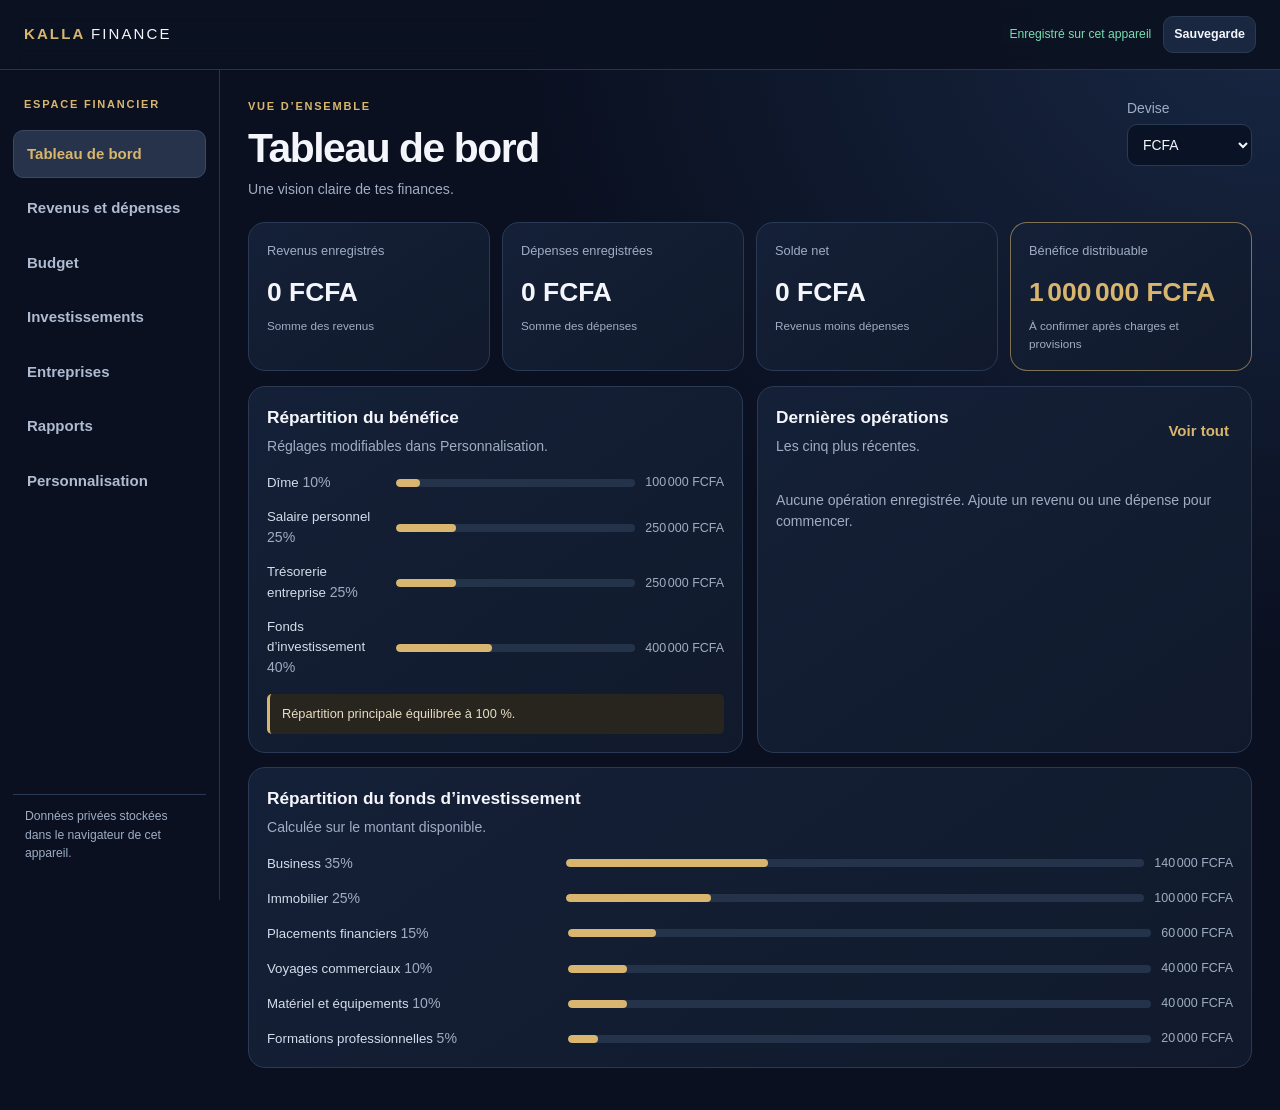
<file: index.html>
<!doctype html>
<html lang="fr">
<head>
<meta charset="utf-8">
<meta name="viewport" content="width=device-width, initial-scale=1, viewport-fit=cover">
<meta name="theme-color" content="#0b1020">
<meta name="apple-mobile-web-app-capable" content="yes">
<meta name="apple-mobile-web-app-title" content="KALLA Finance">
<title>KALLA Finance — Gestionnaire financier</title>
<link rel="stylesheet" href="styles.css">
<link rel="manifest" href="manifest.webmanifest">
<link rel="apple-touch-icon" href="icon-192.png">
</head>
<body>
<header class="topbar">
  <a class="brand" href="index.html">KALLA <span>FINANCE</span></a>
  <div class="top-actions"><span id="saveState" class="save-state">Enregistré sur cet appareil</span><button class="icon-btn" id="exportAll" title="Exporter une sauvegarde">Sauvegarde</button></div>
</header>
<div class="shell">
<aside class="sidebar">
  <p class="nav-caption">ESPACE FINANCIER</p>
  <button class="nav active" data-page="dashboard">Tableau de bord</button>
  <button class="nav" data-page="transactions">Revenus et dépenses</button>
  <button class="nav" data-page="budget">Budget</button>
  <button class="nav" data-page="invest">Investissements</button>
  <button class="nav" data-page="business">Entreprises</button>
  <button class="nav" data-page="reports">Rapports</button>
  <button class="nav" data-page="settings">Personnalisation</button>
  <div class="sidebar-note">Données privées stockées dans le navigateur de cet appareil.</div>
</aside>
<main>
<section class="page active" id="page-dashboard">
  <div class="page-head"><div><p class="eyebrow">VUE D’ENSEMBLE</p><h1>Tableau de bord</h1><p class="sub">Une vision claire de tes finances.</p></div><label class="currency-wrap">Devise<select id="currency"><option>FCFA</option><option>EUR</option><option>RMB</option><option>USD</option></select></label></div>
  <div class="stats">
    <article class="stat"><span>Revenus enregistrés</span><strong id="statIncome">0 FCFA</strong><small>Somme des revenus</small></article>
    <article class="stat"><span>Dépenses enregistrées</span><strong id="statExpense">0 FCFA</strong><small>Somme des dépenses</small></article>
    <article class="stat"><span>Solde net</span><strong id="statNet">0 FCFA</strong><small>Revenus moins dépenses</small></article>
    <article class="stat accent"><span>Bénéfice distribuable</span><strong id="statProfit">0 FCFA</strong><small>À confirmer après charges et provisions</small></article>
  </div>
  <div class="two-col">
    <article class="panel"><div class="panel-head"><div><h2>Répartition du bénéfice</h2><p class="sub">Réglages modifiables dans Personnalisation.</p></div></div><div id="allocationChart" class="bar-list"></div><div id="allocationNote" class="notice"></div></article>
    <article class="panel"><div class="panel-head"><div><h2>Dernières opérations</h2><p class="sub">Les cinq plus récentes.</p></div><button class="text-btn" data-goto="transactions">Voir tout</button></div><div id="recentList" class="operation-list"></div></article>
  </div>
  <article class="panel"><div class="panel-head"><div><h2>Répartition du fonds d’investissement</h2><p class="sub">Calculée sur le montant disponible.</p></div></div><div id="investChart" class="bar-list"></div></article>
</section>

<section class="page" id="page-transactions">
  <div class="page-head"><div><p class="eyebrow">MOUVEMENTS</p><h1>Revenus et dépenses</h1><p class="sub">Enregistre les opérations et garde une trace de tes mouvements.</p></div></div>
  <article class="panel">
    <h2>Ajouter une opération</h2>
    <form id="transactionForm" class="form-grid">
      <label>Type<select id="txType"><option value="income">Revenu</option><option value="expense">Dépense</option></select></label>
      <label>Libellé<input id="txLabel" required maxlength="90" placeholder="Ex. : vente, transport, prestation"></label>
      <label>Montant<input id="txAmount" required type="number" min="0.01" step="any" inputmode="decimal" placeholder="0"></label>
      <label>Catégorie<select id="txCategory"></select></label>
      <label>Date<input id="txDate" type="date" required></label>
      <label>Note (facultatif)<input id="txNote" maxlength="180" placeholder="Référence ou précision"></label>
      <div class="form-actions"><button class="primary" type="submit">Enregistrer l’opération</button></div>
    </form>
  </article>
  <article class="panel"><div class="panel-head"><h2>Historique</h2><div class="filter-row"><select id="filterType"><option value="all">Tous les types</option><option value="income">Revenus</option><option value="expense">Dépenses</option></select><input id="filterText" placeholder="Rechercher"></div></div><div class="table-wrap"><table><thead><tr><th>Date</th><th>Opération</th><th>Catégorie</th><th>Montant</th><th></th></tr></thead><tbody id="transactionRows"></tbody></table></div><p class="muted" id="transactionEmpty">Aucune opération pour le moment.</p></article>
</section>

<section class="page" id="page-budget">
  <div class="page-head"><div><p class="eyebrow">PLANIFICATION</p><h1>Budget</h1><p class="sub">Compare les montants prévus aux dépenses saisies par catégorie.</p></div></div>
  <article class="panel"><div class="panel-head"><div><h2>Budget mensuel par catégorie</h2><p class="sub">Renseigne une limite pour les catégories de dépenses.</p></div></div><div id="budgetList" class="budget-list"></div><button class="primary" id="saveBudgets">Enregistrer les budgets</button><p class="muted" id="budgetStatus"></p></article>
</section>

<section class="page" id="page-invest">
  <div class="page-head"><div><p class="eyebrow">CAPITAL</p><h1>Investissements</h1><p class="sub">Suis les sommes engagées sur tes projets.</p></div></div>
  <article class="panel"><h2>Ajouter un investissement</h2><form id="investmentForm" class="form-grid"><label>Projet / actif<input id="invName" required maxlength="90" placeholder="Ex. : matériel BTP"></label><label>Montant investi<input id="invAmount" required type="number" min="0.01" step="any" inputmode="decimal"></label><label>Date<input id="invDate" type="date" required></label><label>Statut<select id="invStatus"><option>À étudier</option><option>En cours</option><option>Terminé</option><option>En pause</option></select></label><div class="form-actions"><button class="primary" type="submit">Ajouter l’investissement</button></div></form></article>
  <article class="panel"><div class="panel-head"><h2>Portefeuille</h2><strong id="investmentTotal">0 FCFA</strong></div><div id="investmentList" class="entity-list"></div></article>
</section>

<section class="page" id="page-business">
  <div class="page-head"><div><p class="eyebrow">ACTIVITÉS</p><h1>Entreprises et projets</h1><p class="sub">Centralise les activités que tu souhaites suivre.</p></div></div>
  <article class="panel"><h2>Ajouter une activité</h2><form id="businessForm" class="form-grid"><label>Nom de l’activité<input id="bizName" required maxlength="90" placeholder="Ex. : KALLA Logistics"></label><label>Secteur<input id="bizSector" maxlength="70" placeholder="Ex. : logistique, BTP"></label><label>Capital engagé<input id="bizCapital" type="number" min="0" step="any" inputmode="decimal" value="0"></label><label>Statut<select id="bizStatus"><option>En préparation</option><option>En activité</option><option>En pause</option><option>Clôturé</option></select></label><div class="form-actions"><button class="primary" type="submit">Ajouter l’activité</button></div></form></article>
  <article class="panel"><h2>Mes activités</h2><div id="businessList" class="entity-list"></div></article>
</section>

<section class="page" id="page-reports">
  <div class="page-head"><div><p class="eyebrow">ANALYSE</p><h1>Rapports</h1><p class="sub">Synthèse des opérations enregistrées.</p></div><button class="primary" id="exportCsv">Exporter les opérations (CSV)</button></div>
  <div class="stats"><article class="stat"><span>Nombre d’opérations</span><strong id="reportCount">0</strong></article><article class="stat"><span>Investissements suivis</span><strong id="reportInvCount">0</strong></article><article class="stat"><span>Activités suivies</span><strong id="reportBizCount">0</strong></article></div>
  <article class="panel"><h2>Résumé par catégorie</h2><div class="table-wrap"><table><thead><tr><th>Catégorie</th><th>Revenus</th><th>Dépenses</th><th>Net</th></tr></thead><tbody id="reportRows"></tbody></table></div></article>
  <article class="panel"><h2>Imprimer ou enregistrer en PDF</h2><p class="sub">Sur iPhone : bouton Partager dans Safari, puis Imprimer ou Enregistrer dans Fichiers.</p><button id="printReport">Imprimer le rapport</button></article>
</section>

<section class="page" id="page-settings">
  <div class="page-head"><div><p class="eyebrow">CONTRÔLE</p><h1>Personnalisation</h1><p class="sub">Adapte les règles à ton fonctionnement sans modifier le code.</p></div></div>
  <article class="panel"><h2>Montant de référence</h2><p class="sub">Saisis le bénéfice distribuable après charges, impôts, dettes et provisions nécessaires. Ce n’est pas le chiffre d’affaires.</p><div class="form-grid"><label>Montant distribuable<input id="profitAmount" type="number" min="0" step="any" inputmode="decimal"></label><label>Couleur principale<select id="themeColor"><option value="#d9b66f">Or classique</option><option value="#79ddb0">Vert</option><option value="#86a9ff">Bleu</option><option value="#c49aff">Violet</option><option value="#f09b87">Cuivre</option></select></label></div></article>
  <article class="panel"><div class="panel-head"><div><h2>Répartition principale</h2><p class="sub">La somme doit être égale à 100 %.</p></div><strong id="mainPctTotal">100 %</strong></div><div id="mainAllocationEditor" class="settings-list"></div><button class="secondary" id="addMainCategory">Ajouter une enveloppe</button><p id="mainPctStatus" class="muted"></p></article>
  <article class="panel"><div class="panel-head"><div><h2>Catégories de revenus et dépenses</h2><p class="sub">Renomme, ajoute ou supprime des catégories.</p></div></div><div class="settings-two"><div><h3>Revenus</h3><div id="incomeCategories" class="settings-list"></div><form id="addIncomeCategory" class="inline-add"><input id="newIncomeCategory" placeholder="Nouvelle catégorie" required maxlength="50"><button type="submit">Ajouter</button></form></div><div><h3>Dépenses</h3><div id="expenseCategories" class="settings-list"></div><form id="addExpenseCategory" class="inline-add"><input id="newExpenseCategory" placeholder="Nouvelle catégorie" required maxlength="50"><button type="submit">Ajouter</button></form></div></div></article>
  <article class="panel"><div class="panel-head"><div><h2>Sous-catégories des enveloppes</h2><p class="sub">Pourcentages internes : chaque groupe doit totaliser 100 %.</p></div></div><div id="subAllocationEditors"></div></article>
  <article class="panel"><h2>Sauvegarde et remise à zéro</h2><p class="sub">Exportation conseillée régulièrement. La réinitialisation efface les données locales de cette application.</p><div class="button-row"><button class="primary" id="saveSettings">Enregistrer les paramètres</button><button id="importAll">Importer une sauvegarde JSON</button><button class="danger-btn" id="resetAll">Effacer toutes les données</button><input id="importJsonFile" type="file" accept=".json,application/json" hidden></div><p id="settingsStatus" class="muted" aria-live="polite"></p></article>
  <article class="panel"><h2>Confidentialité</h2><p class="sub">Cette version est prévue pour un seul utilisateur et stocke les données dans le navigateur de cet appareil. Elle n’a pas de compte en ligne ni de chiffrement serveur. Ne l’utilise pas comme coffre-fort pour des mots de passe, coordonnées bancaires ou informations très sensibles. Si tu effaces les données du navigateur, elles peuvent être perdues : exporte une sauvegarde.</p></article>
</section>

</main>
</div>
<div id="toast" class="toast" role="status" aria-live="polite"></div>
<script src="app.js"></script>
</body>
</html>
</file>
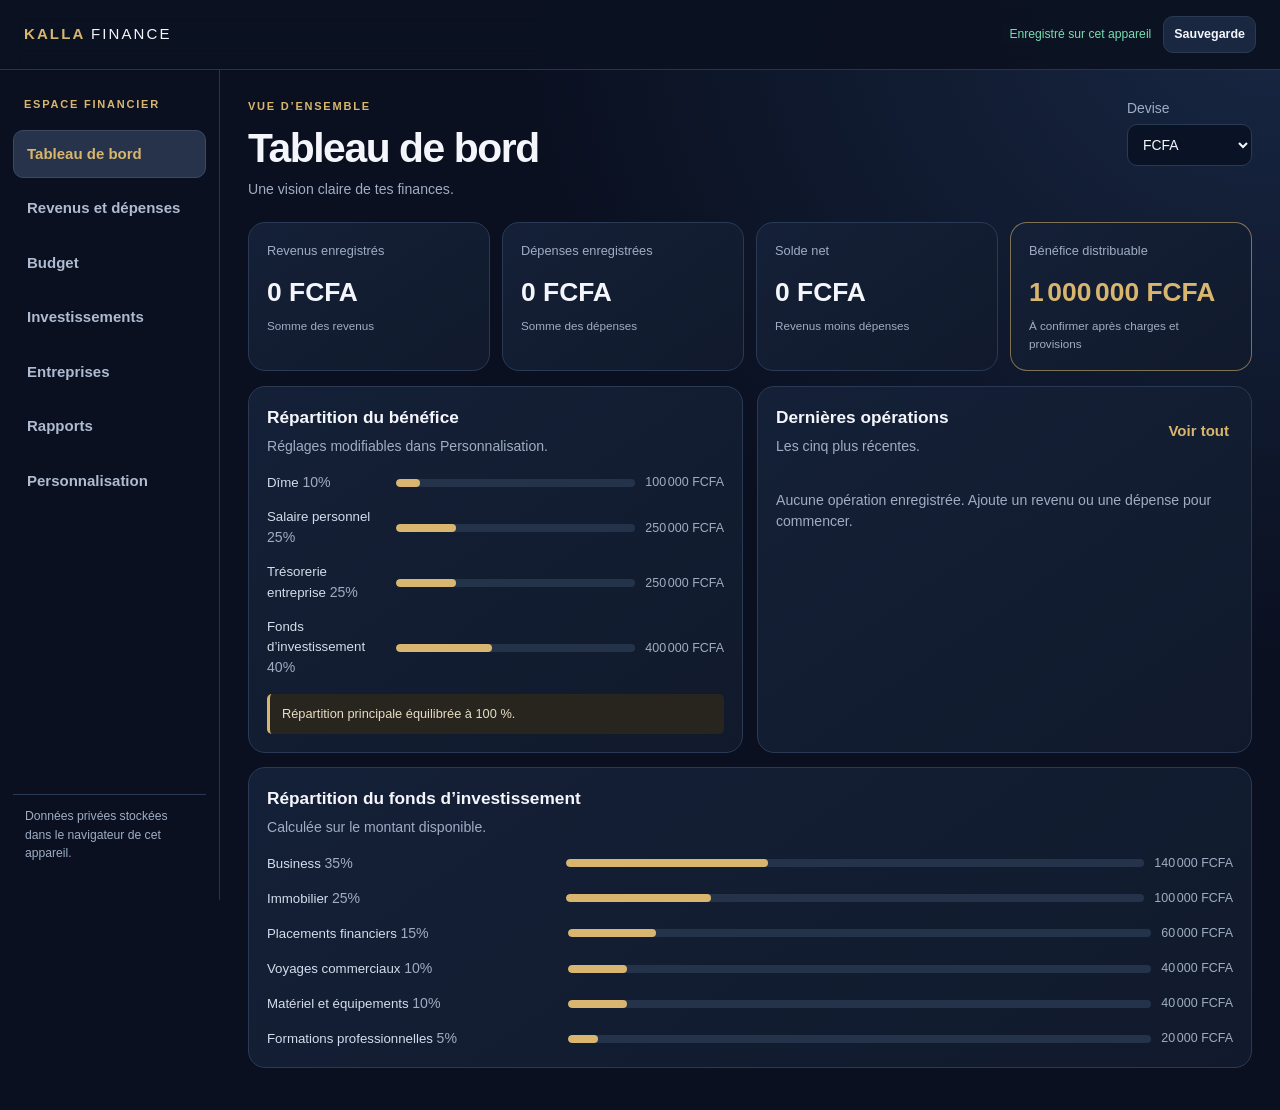
<file: dashboard.html>
<!doctype html><html lang="fr"><head><meta charset="utf-8"><meta name="viewport" content="width=device-width,initial-scale=1"><meta http-equiv="refresh" content="0;url=index.html#dashboard"><title>KALLA Finance — Tableau de bord</title></head><body><p>Ouverture du <a href="index.html#dashboard">tableau de bord KALLA Finance</a>…</p><script>location.replace('index.html#dashboard')</script></body></html>
</file>
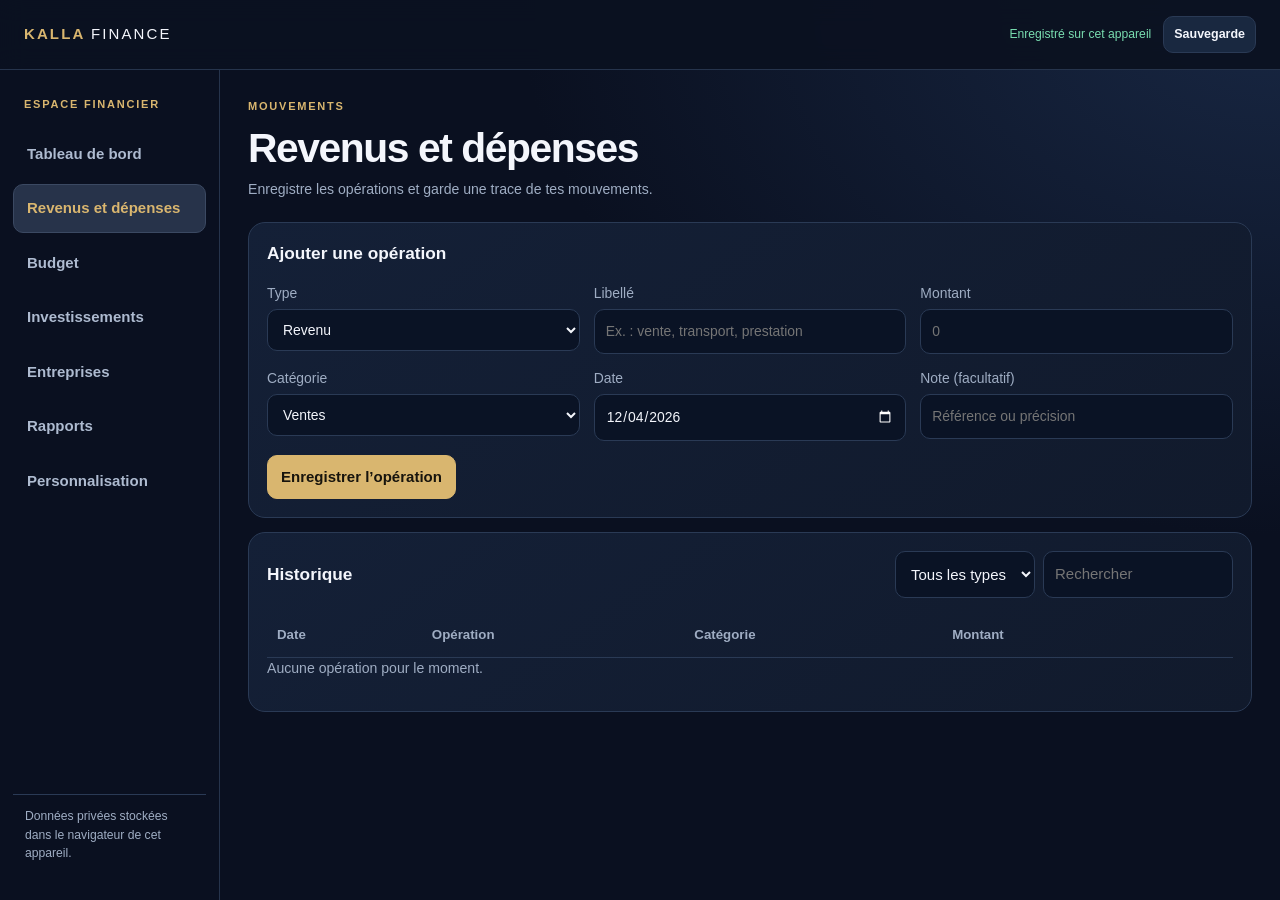
<file: gestion.html>
<!doctype html><html lang="fr"><head><meta charset="utf-8"><meta name="viewport" content="width=device-width,initial-scale=1"><meta http-equiv="refresh" content="0;url=index.html#transactions"><title>KALLA Finance — Gestion financière</title></head><body><p>Ouverture de la <a href="index.html#transactions">gestion financière KALLA Finance</a>…</p><script>location.replace('index.html#transactions')</script></body></html>
</file>
<file: styles.css>
:root{--bg:#0a1020;--panel:#121d31;--panel2:#192840;--text:#f4f6fc;--muted:#9fadc3;--gold:#d9b66f;--line:#2a3a55;--green:#79ddb0;--red:#ff9999;--radius:17px;color-scheme:dark}
*{box-sizing:border-box}body{margin:0;background:radial-gradient(ellipse at top right,#182743 0,transparent 42%),var(--bg);color:var(--text);font:15px/1.5 -apple-system,BlinkMacSystemFont,"Segoe UI",sans-serif}button,input,select{font:inherit}button{cursor:pointer;border:1px solid var(--line);border-radius:10px;padding:10px 13px;background:var(--panel2);color:var(--text);font-weight:650}button:hover{filter:brightness(1.12)}button:focus-visible,input:focus-visible,select:focus-visible{outline:2px solid var(--gold);outline-offset:2px}input,select{width:100%;min-width:0;border:1px solid var(--line);border-radius:10px;background:#0a1325;color:var(--text);padding:11px}label{display:block;color:var(--muted);font-size:.87rem}label input,label select{display:block;margin-top:5px;color:var(--text)}h1,h2,h3,p{margin-top:0}h1{font-size:clamp(1.8rem,4vw,2.55rem);line-height:1.12;margin-bottom:8px;letter-spacing:-.035em}h2{font-size:1.08rem;margin-bottom:7px}h3{font-size:.94rem}.sub,.muted{color:var(--muted);font-size:.88rem}.topbar{height:70px;display:flex;align-items:center;justify-content:space-between;gap:12px;padding:0 24px;border-bottom:1px solid #26344c;background:#0b1221eF;position:sticky;top:0;z-index:5;backdrop-filter:blur(12px)}.brand{font-weight:900;letter-spacing:.14em;text-decoration:none;color:var(--gold)}.brand span{color:var(--text);font-weight:500}.top-actions{display:flex;align-items:center;gap:12px}.save-state{font-size:.76rem;color:var(--green)}.icon-btn{font-size:.78rem;padding:8px 10px}.shell{display:grid;grid-template-columns:220px minmax(0,1fr);max-width:1440px;margin:auto}.sidebar{padding:26px 13px;border-right:1px solid #26344c;min-height:calc(100vh - 70px);position:sticky;top:70px;height:calc(100vh - 70px);display:flex;flex-direction:column;gap:6px}.nav-caption,.eyebrow{font-size:.69rem;font-weight:800;letter-spacing:.16em;color:var(--gold)}.nav-caption{padding:0 11px}.nav{background:transparent;border-color:transparent;text-align:left;font-weight:550;color:#aebbd0;padding:12px 13px}.nav.active{background:#27334a;color:var(--gold);border-color:#3b4962}.sidebar-note{margin-top:auto;padding:12px;color:var(--muted);font-size:.76rem;border-top:1px solid var(--line)}main{padding:28px;min-width:0}.page{display:none}.page.active{display:block}.page-head{display:flex;justify-content:space-between;align-items:flex-start;gap:16px;margin-bottom:22px}.page-head .sub{margin-bottom:0}.currency-wrap{width:125px}.stats{display:grid;grid-template-columns:repeat(4,minmax(0,1fr));gap:12px;margin-bottom:15px}.stat,.panel{background:linear-gradient(145deg,#142037,#111a2c);border:1px solid var(--line);border-radius:var(--radius);padding:18px;min-width:0}.stat span{display:block;color:var(--muted);font-size:.8rem}.stat strong{display:block;font-size:clamp(1.15rem,2.2vw,1.65rem);margin:12px 0 5px;overflow-wrap:anywhere}.stat small{display:block;color:var(--muted);font-size:.73rem}.stat.accent{border-color:color-mix(in srgb,var(--gold),transparent 45%)}.stat.accent strong{color:var(--gold)}.two-col{display:grid;grid-template-columns:1fr 1fr;gap:14px}.panel{margin-bottom:14px}.panel-head{display:flex;align-items:center;justify-content:space-between;gap:12px;margin-bottom:15px}.panel-head h2{margin:0}.panel-head .sub{margin:5px 0 0}.text-btn{border:0;background:transparent;color:var(--gold);padding:4px}.bar-list{display:grid;gap:14px}.bar-item{display:grid;grid-template-columns:minmax(100px,1fr) 2fr auto;gap:10px;align-items:center;font-size:.83rem}.bar-name{color:#d5ddec;overflow-wrap:anywhere}.bar-track{height:8px;background:#25334a;border-radius:20px;overflow:hidden}.bar-fill{height:100%;background:var(--gold);border-radius:20px}.bar-value{font-variant-numeric:tabular-nums;text-align:right;color:var(--muted);font-size:.78rem}.notice{margin-top:16px;border-left:3px solid var(--gold);padding:10px 12px;background:#27251e;color:#e8ddc5;border-radius:5px;font-size:.8rem}.operation-list,.entity-list{display:grid;gap:8px}.operation,.entity{display:flex;align-items:center;justify-content:space-between;gap:12px;padding:11px 0;border-bottom:1px solid var(--line)}.operation:last-child,.entity:last-child{border-bottom:0}.op-title{font-weight:650;font-size:.88rem}.op-meta{color:var(--muted);font-size:.75rem}.amount-in{color:var(--green);font-weight:750}.amount-out{color:var(--red);font-weight:750}.empty{padding:18px 0;color:var(--muted);font-size:.88rem}.form-grid{display:grid;grid-template-columns:repeat(3,minmax(0,1fr));gap:14px;margin-top:16px}.form-actions{display:flex;align-items:end}.primary{background:var(--gold);border-color:var(--gold);color:#17140d}.secondary{margin-top:12px}.danger-btn{color:var(--red);border-color:#79434b}.table-wrap{overflow:auto}table{width:100%;border-collapse:collapse;white-space:nowrap;font-size:.83rem}th,td{text-align:left;padding:12px 10px;border-bottom:1px solid var(--line)}th{color:var(--muted);font-weight:600}td button{padding:5px 8px;font-size:.75rem}.filter-row{display:flex;gap:8px}.filter-row>*{width:auto;max-width:190px}.budget-list{display:grid;gap:12px;margin:15px 0}.budget-row{display:grid;grid-template-columns:minmax(120px,1fr) 130px minmax(120px,1fr);align-items:center;gap:12px;padding:10px 0;border-bottom:1px solid var(--line)}.budget-progress{height:7px;background:#27344a;border-radius:10px;overflow:hidden;margin-top:5px}.budget-progress span{display:block;height:100%;background:var(--green)}.settings-list{display:grid;gap:9px;margin:12px 0}.setting-row{display:grid;grid-template-columns:minmax(0,1fr) 90px auto;align-items:center;gap:9px}.setting-row input[type=number]{padding:9px}.setting-row .name-input{min-width:0}.settings-two{display:grid;grid-template-columns:1fr 1fr;gap:20px}.inline-add{display:flex;gap:8px;margin-top:12px}.inline-add button{white-space:nowrap}.button-row{display:flex;gap:9px;flex-wrap:wrap}.button-row>*{flex:0 1 auto}.settings-group{border-top:1px solid var(--line);padding-top:15px;margin-top:15px}.settings-group:first-child{border-top:0;margin-top:0}.settings-group h3{color:var(--gold)}.toast{position:fixed;bottom:20px;left:50%;transform:translate(-50%,20px);opacity:0;pointer-events:none;background:#e8d6a6;color:#18150e;padding:11px 16px;border-radius:12px;font-weight:700;z-index:20;transition:.2s;max-width:90vw}.toast.show{opacity:1;transform:translate(-50%,0)}.good{color:var(--green)}.bad{color:var(--red)}@media(max-width:950px){.stats{grid-template-columns:repeat(2,minmax(0,1fr))}.form-grid{grid-template-columns:repeat(2,minmax(0,1fr))}.shell{grid-template-columns:180px minmax(0,1fr)}main{padding:20px}.sidebar{padding:20px 9px}}@media(max-width:680px){.topbar{height:62px;padding:0 13px}.save-state{display:none}.shell{display:block}.sidebar{position:sticky;top:62px;z-index:4;height:auto;min-height:0;display:flex;flex-direction:row;overflow:auto;padding:8px;border-right:0;border-bottom:1px solid var(--line);background:#0b1221}.nav-caption,.sidebar-note{display:none}.nav{white-space:nowrap;padding:9px 12px;font-size:.79rem}.nav.active{border-radius:9px}main{padding:17px 12px}.page-head{flex-direction:column}.currency-wrap{width:130px}.two-col,.settings-two{grid-template-columns:1fr}.stats{gap:8px}.stat,.panel{padding:14px}.stat strong{font-size:1.2rem}.form-grid{grid-template-columns:1fr 1fr;gap:10px}.bar-item{grid-template-columns:minmax(75px,1fr) 1fr auto;gap:7px}.bar-value{font-size:.72rem}.budget-row{grid-template-columns:1fr 95px}.budget-row .budget-track-wrap{grid-column:1/-1}.setting-row{grid-template-columns:minmax(0,1fr) 70px auto}.filter-row{flex-wrap:wrap}.filter-row>*{max-width:none;flex:1}.top-actions .icon-btn{font-size:.72rem}}@media(max-width:390px){.form-grid{grid-template-columns:1fr}.stats{grid-template-columns:1fr 1fr}.stat{padding:12px}.stat strong{font-size:1.05rem}.setting-row{grid-template-columns:minmax(0,1fr) 62px auto}.setting-row button{padding:8px}.bar-item{grid-template-columns:90px 1fr}.bar-value{grid-column:2;text-align:left}.page-head h1{font-size:1.8rem}}@media print{.topbar,.sidebar,button,.form-actions,.filter-row,.currency-wrap{display:none!important}.shell{display:block}main{padding:0}.page{display:none!important}#page-reports{display:block!important}.panel,.stat{background:white;color:#111;border:1px solid #ccc;break-inside:avoid}.sub,.muted,th{color:#444}.stat strong{color:#111}}
</file>
